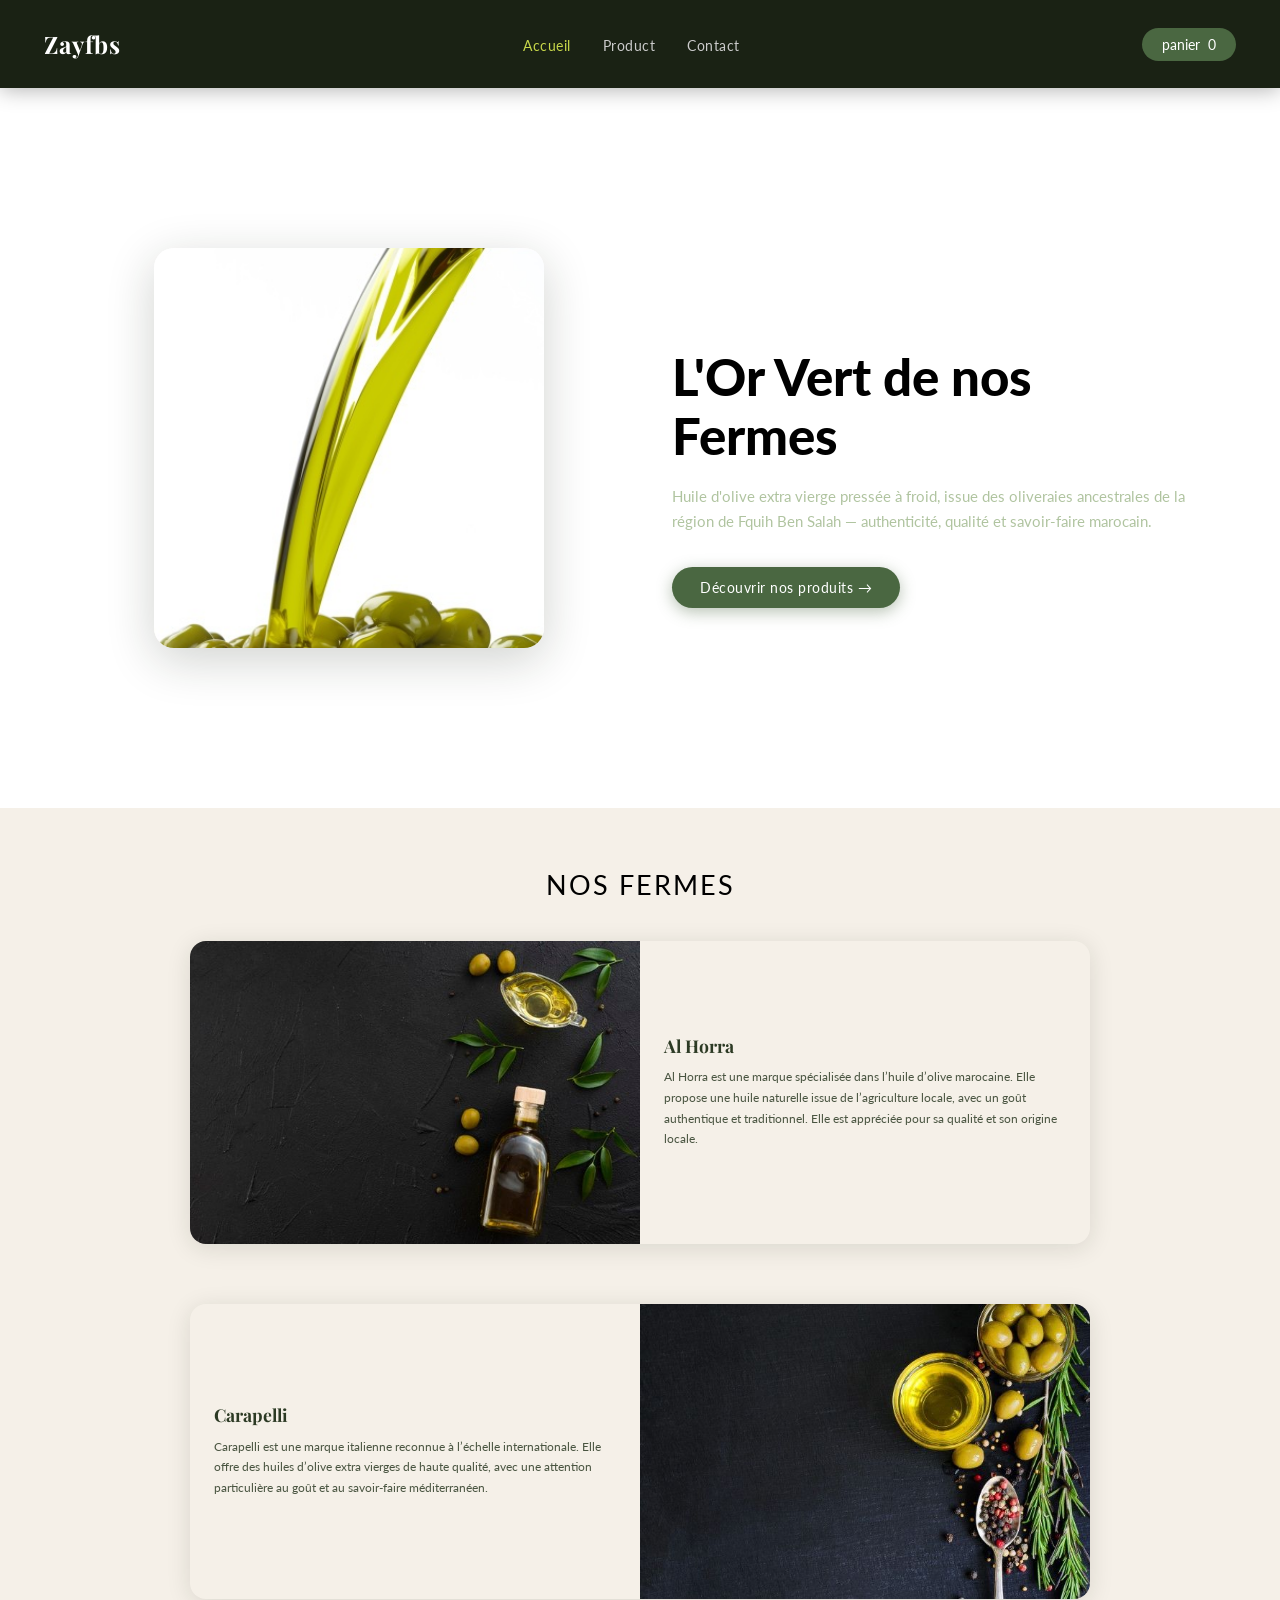
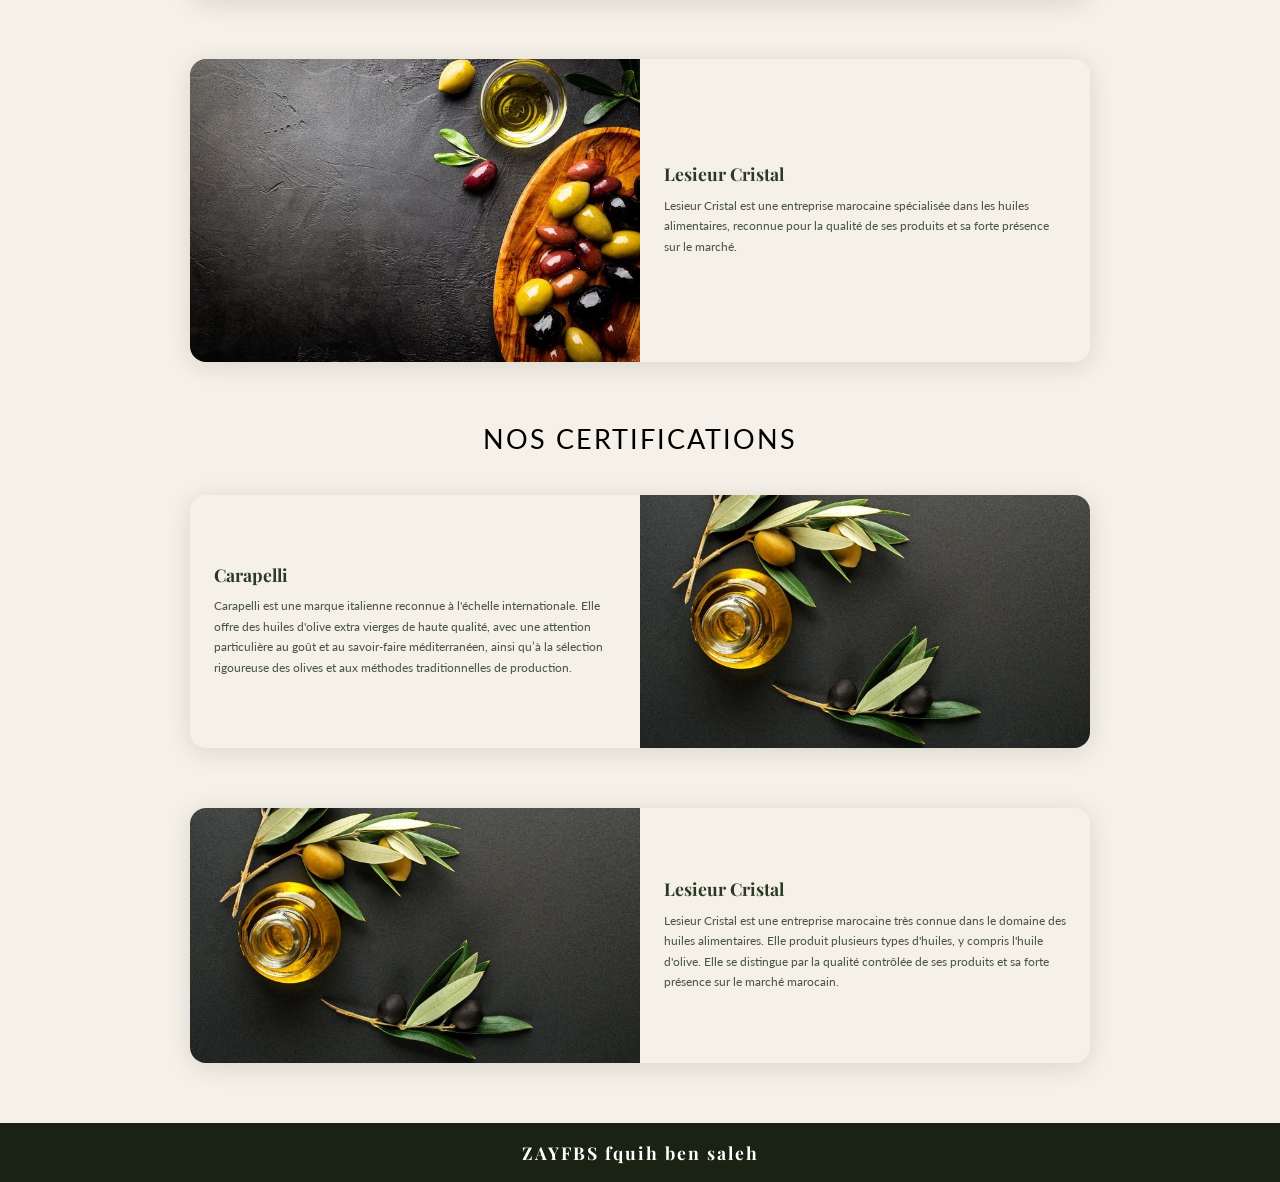
<file: index.html>
<!DOCTYPE html>
<html lang="fr">
<head>
  <meta charset="UTF-8">
  <meta name="viewport" content="width=device-width, initial-scale=1.0">
  <title>Zayfbs — Accueil</title>
  <link href="https://fonts.googleapis.com/css2?family=Playfair+Display:wght@400;700;900&family=Lato:wght@300;400;700&display=swap" rel="stylesheet">
  <link rel="stylesheet" href="style.css">
</head>
<body>

<!-- NAV -->
<nav>
  <a class="nav-logo" href="index.html">Zayfbs</a>
  <ul class="nav-links">
    <li><a href="index.html" class="active">Accueil</a></li>
    <li><a href="produit.html">Product</a></li>
    <li><a href="contact.html">Contact</a></li>
  </ul>
  <button class="nav-cart" onclick="openCart()">
    panier <span class="cart-badge" id="cartBadge">0</span>
  </button>
</nav>

<!-- HERO -->
<section class="hero">
  <div class="hero-inner">
    <div class="hero-img-stack">
      <img src="img/hero.jpg" alt="Olives" />
    </div>
    <div class="hero-text">
      <h1 class="hero-title"><br><span>L'Or Vert de nos Fermes</span></h1>
      <p class="hero-desc">Huile d'olive extra vierge pressée à froid, issue des oliveraies ancestrales de la région de Fquih Ben Salah — authenticité, qualité et savoir-faire marocain.</p>
      <a class="btn-primary" href="produit.html">Découvrir nos produits →</a>
    </div>
  </div>
</section>

<!-- NOS FERMES -->
<p class="section-label">NOS FERMES</p>

<div class="cert-card">
  <div>
  <img class="cert-img" src="img/1.jpg" alt="Lesieur Cristal" />
  </div>
  <div class="cert-body">
    <h2 class="cert-title"> Al Horra</h2>
    <p class="cert-desc">Al Horra est une marque spécialisée dans l’huile d’olive marocaine. Elle propose une huile naturelle issue de l’agriculture locale, avec un goût authentique et traditionnel. Elle est appréciée pour sa qualité et son origine locale.</p>
  </div>
</div>

<div class="certs-grid">
  <div class="cert-body">
    <h2 class="cert-title">Carapelli</h2>
    <p class="cert-desc">Carapelli est une marque italienne reconnue à l’échelle internationale. Elle offre des huiles d’olive extra vierges de haute qualité, avec une attention particulière au goût et au savoir-faire méditerranéen.</p>
  </div>
  <img class="cert-img" src="img/2.jpg" alt="Carapelli" />
</div>

<div class="cert-card">
  <div>
  <img class="cert-img" src="img/3.jpg" alt="Lesieur Cristal" />
  </div>
  <div class="cert-body">
    <h2 class="cert-title"> Lesieur Cristal</h2>
    <p class="cert-desc">Lesieur Cristal est une entreprise marocaine spécialisée dans les huiles alimentaires, reconnue pour la qualité de ses produits et sa forte présence sur le marché.</p>
  </div>
</div>

<!-- NOS CERTIFICATIONS -->
<p class="section-label">NOS CERTIFICATIONS</p>

<div class="certs-grid">
  <div class="cert-body">
    <h2 class="cert-title">Carapelli</h2>
    <p class="cert-desc">Carapelli est une marque italienne reconnue à l'échelle internationale. Elle offre des huiles d'olive extra vierges de haute qualité, avec une attention particulière au goût et au savoir-faire méditerranéen, ainsi qu’à la sélection rigoureuse des olives et aux méthodes traditionnelles de production.</p>
  </div>
  <img class="cert-img" src="img/4.jpg" alt="Carapelli" />
</div>

<div class="cert-card">
  <div>
  <img class="cert-img" src="img/4.jpg" alt="Lesieur Cristal" />
  </div>
  <div class="cert-body">
    <h2 class="cert-title">Lesieur Cristal</h2>
    <p class="cert-desc">Lesieur Cristal est une entreprise marocaine très connue dans le domaine des huiles alimentaires. Elle produit plusieurs types d'huiles, y compris l'huile d'olive. Elle se distingue par la qualité contrôlée de ses produits et sa forte présence sur le marché marocain.</p>
  </div>
</div>



<div class="footer-bar">ZAYFBS fquih ben saleh</div>

<!-- CART MODAL -->
<div class="modal-overlay" id="cartOverlay">
  <div class="cart-modal">
    <div class="cart-header">
      <h2>Panier</h2>
      <button class="btn-annuler" onclick="closeCart()">annuler</button>
    </div>
    <div class="cart-items" id="cartItems">
      <div class="cart-empty">Votre panier est vide.</div>
    </div>
    <div class="cart-footer">
      <div class="cart-total">
        <span>Total :</span>
        <span id="cartTotal">0 dh</span>
      </div>
      <button class="btn-commander" onclick="commander()">COMMANDER</button>
             <button class="btn-commander" onclick="commander()">SUPRIMER</button>
    </div>
  </div>
</div>

<!-- TOAST -->
<div class="toast" id="toast"></div>

<script src="script.js"></script>
</body>
</html>
</file>
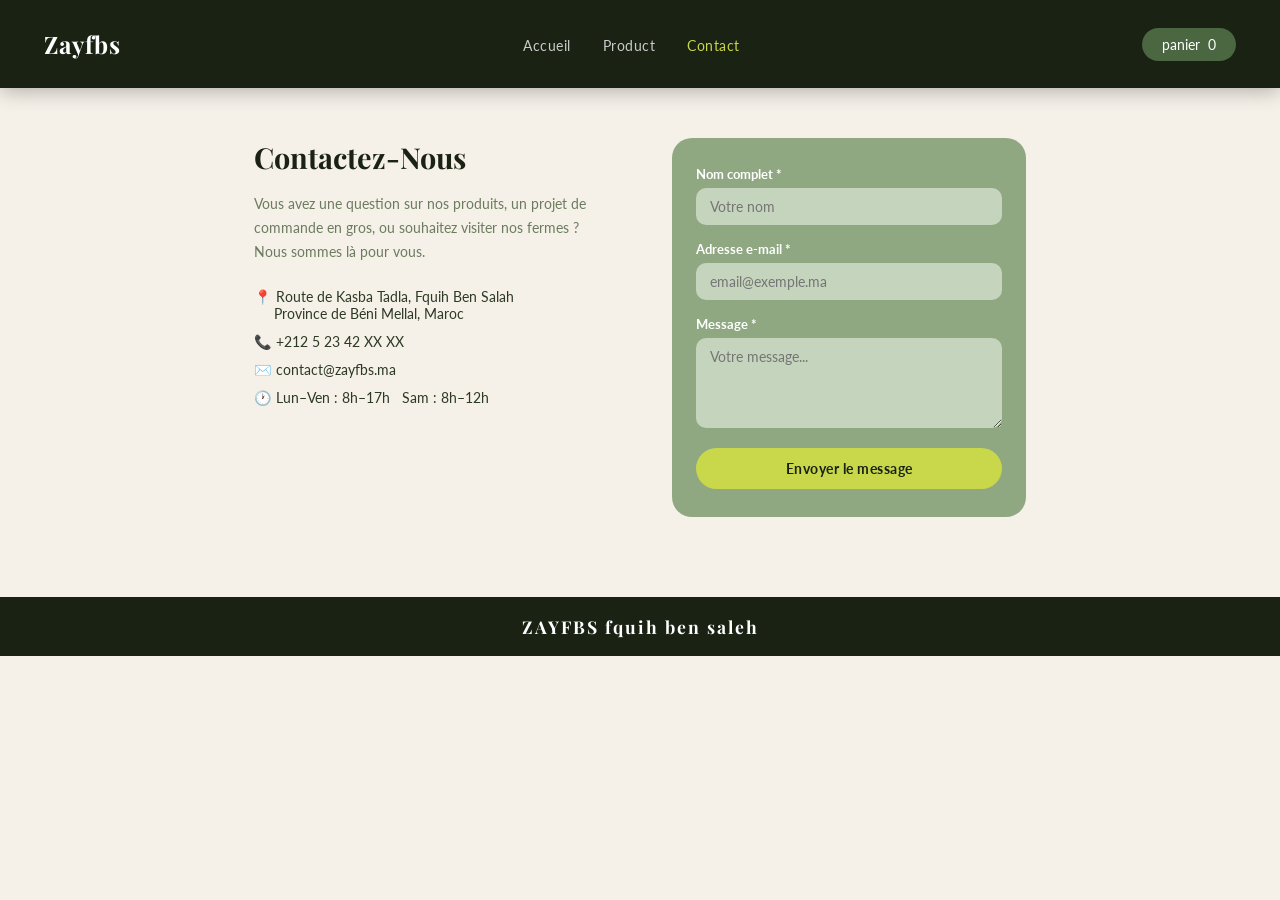
<file: contact.html>
<!DOCTYPE html>
<html lang="fr">
<head>
  <meta charset="UTF-8">
  <meta name="viewport" content="width=device-width, initial-scale=1.0">
  <title>Zayfbs — Contact</title>
  <link href="https://fonts.googleapis.com/css2?family=Playfair+Display:wght@400;700;900&family=Lato:wght@300;400;700&display=swap" rel="stylesheet">
  <link rel="stylesheet" href="style.css">
</head>
<body>

<!-- NAV -->
<nav>
  <a class="nav-logo" href="index.html">Zayfbs</a>
  <ul class="nav-links">
    <li><a href="index.html">Accueil</a></li>
    <li><a href="produit.html">Product</a></li>
    <li><a href="contact.html" class="active">Contact</a></li>
  </ul>
  <button class="nav-cart" onclick="openCart()">
    panier <span class="cart-badge" id="cartBadge">0</span>
  </button>
</nav>

<!-- CONTACT PAGE -->
<div class="contact-page">
  <div class="contact-left">
    <h2>Contactez-Nous</h2>
    <p>Vous avez une question sur nos produits, un projet de commande en gros, ou souhaitez visiter nos fermes ? Nous sommes là pour vous.</p>
    <div class="contact-info">
      <span>📍 Route de Kasba Tadla, Fquih Ben Salah<br>&nbsp;&nbsp;&nbsp;&nbsp; Province de Béni Mellal, Maroc</span>
      <span>📞 +212 5 23 42 XX XX</span>
      <span>✉️ contact@zayfbs.ma</span>
      <span>🕐 Lun–Ven : 8h–17h &nbsp; Sam : 8h–12h</span>
    </div>
  </div>
  <form class="contact-form" onsubmit="submitContact(event)">
    <div class="form-group">
      <label>Nom complet *</label>
      <input type="text" id="contactName" placeholder="Votre nom" required />
    </div>
    <div class="form-group">
      <label>Adresse e-mail *</label>
      <input type="email" id="contactEmail" placeholder="email@exemple.ma" required />
    </div>
    <div class="form-group">
      <label>Message *</label>
      <textarea id="contactMsg" placeholder="Votre message..." required></textarea>
    </div>
    <button type="submit" class="btn-send">Envoyer le message</button>
  </form>
</div>

<div class="footer-bar">ZAYFBS fquih ben saleh</div>

<!-- CART MODAL -->
<div class="modal-overlay" id="cartOverlay">
  <div class="cart-modal">
    <div class="cart-header">
      <h2>Panier</h2>
      <button class="btn-annuler" onclick="closeCart()">annuler</button>
    </div>
    <div class="cart-items" id="cartItems">
      <div class="cart-empty">Votre panier est vide.</div>
    </div>
    <div class="cart-footer">
      <div class="cart-total">
        <span>Total :</span>
        <span id="cartTotal">0 dh</span>
      </div>
      <button class="btn-commander" onclick="commander()">COMMANDER</button>
             <button class="btn-commander" onclick="commander()">SUPRIMER</button>
    </div>
  </div>
</div>

<!-- TOAST -->
<div class="toast" id="toast"></div>

<script src="script.js"></script>
</body>
</html>
</file>
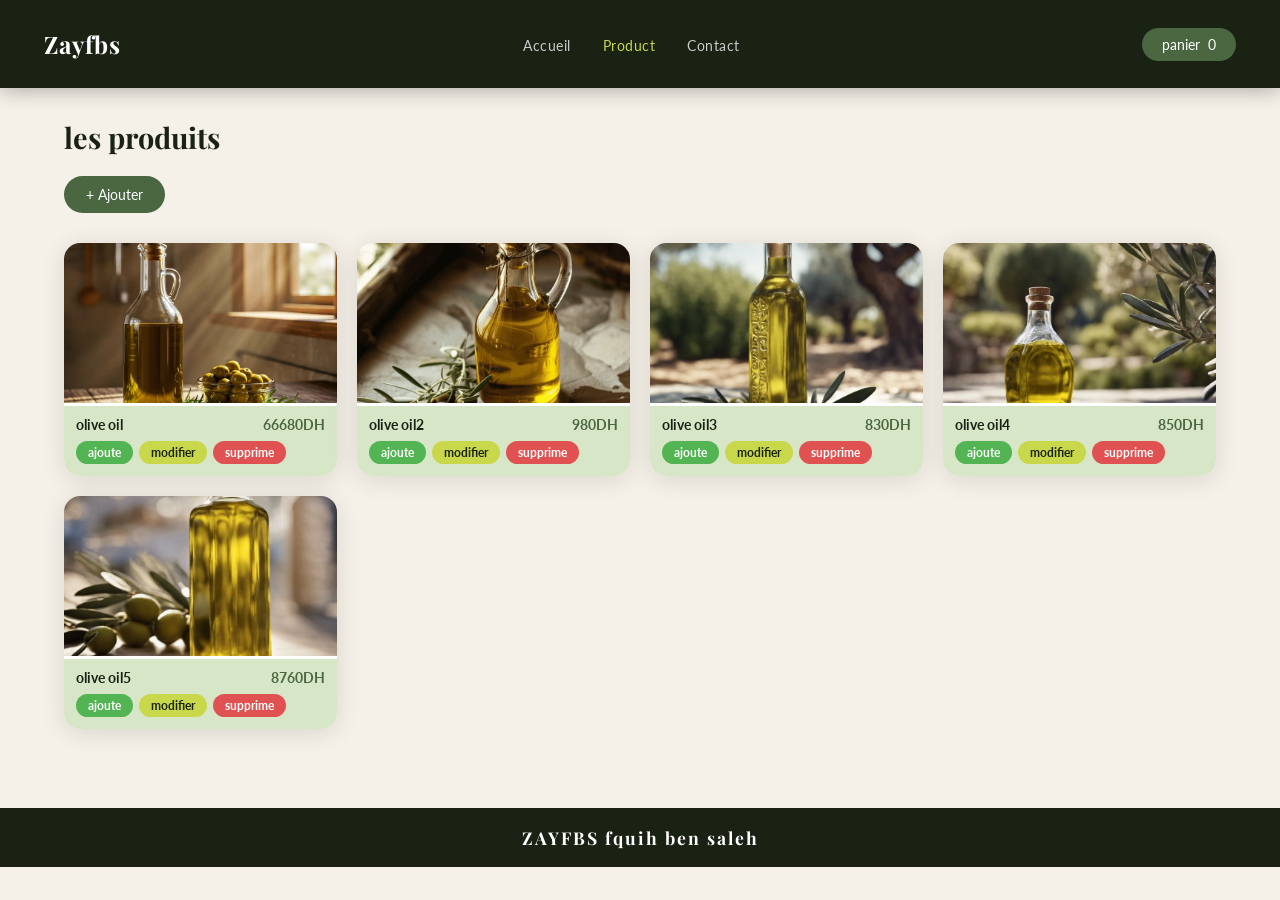
<file: produit.html>
<!DOCTYPE html>
<html lang="fr">
<head>
  <meta charset="UTF-8">
  <meta name="viewport" content="width=device-width, initial-scale=1.0">
  <title>Zayfbs — Produits</title>
  <link href="https://fonts.googleapis.com/css2?family=Playfair+Display:wght@400;700;900&family=Lato:wght@300;400;700&display=swap" rel="stylesheet">
  <link rel="stylesheet" href="style.css">
</head>
<body>

<!-- NAV -->
<nav>
  <a class="nav-logo" href="index.html">Zayfbs</a>
  <ul class="nav-links">
    <li><a href="index.html">Accueil</a></li>
    <li><a href="produit.html" class="active">Product</a></li>
    <li><a href="contact.html">Contact</a></li>
  </ul>
  <button class="nav-cart" onclick="openCart()">
    panier <span class="cart-badge" id="cartBadge">0</span>
  </button>
</nav>

<!-- PRODUCTS PAGE -->
<div class="products-page">
  <div class="page-header">
    <h2 class="page-title">les produits</h2>
    <button class="btn-add" onclick="openProductModal()">+ Ajouter</button>
  </div>
  <div class="products-grid" id="productsGrid"></div>
</div>

<div class="footer-bar">ZAYFBS fquih ben saleh</div>

<!-- CART MODAL -->
<div class="modal-overlay" id="cartOverlay">
  <div class="cart-modal">
    <div class="cart-header">
      <h2>Panier</h2>
      <button class="btn-annuler" onclick="closeCart()">annuler</button>
    </div>
    <div class="cart-items" id="cartItems">
      <div class="cart-empty">Votre panier est vide.</div>
    </div>
    <div class="cart-footer">
      <div class="cart-total">
        <span>Total :</span>
        <span id="cartTotal">0 dh</span>
      </div>
      <button class="btn-commander" onclick="commander()">COMMANDER</button>
        <button class="btn-commander" onclick="commander()">SUPRIMER</button>
    </div>
  </div>
</div>

<!-- PRODUCT ADD/EDIT MODAL -->
<div class="modal-overlay" id="productModalOverlay">
  <div class="product-modal">
    <div class="product-modal-header">
      <h2 id="productModalTitle">Ajouter un produit</h2>
      <button class="btn-close" onclick="closeProductModal()">✕</button>
    </div>
    <div class="product-modal-body">
      <div class="form-group">
        <label>Nom du produit *</label>
        <input type="text" id="pName" placeholder="ex: olive oil premium" />
      </div>
      <div class="form-group">
        <label>Prix (DH) *</label>
        <input type="number" id="pPrice" placeholder="80" min="1" />
      </div>
      <div class="form-group">
        <label>URL de l'image</label>
        <input type="text" id="pImage" placeholder="https://... (laisser vide pour défaut)" />
      </div>
    </div>
    <div class="modal-actions">
      <button class="btn-cancel-modal" onclick="closeProductModal()">Annuler</button>
      <button class="btn-save" onclick="saveProduct()">Enregistrer</button>
    </div>
  </div>
</div>

<!-- CONFIRM DELETE MODAL -->
<div class="modal-overlay" id="confirmOverlay">
  <div class="confirm-modal">
    <h3>Supprimer le produit ?</h3>
    <p>Cette action est irréversible. Êtes-vous sûr de vouloir supprimer ce produit ?</p>
    <div class="confirm-btns">
      <button class="btn-cancel-modal" onclick="closeConfirm()">Annuler</button>
      <button class="btn-delete-confirm" onclick="confirmDelete()">Supprimer</button>
    </div>
  </div>
</div>

<!-- TOAST -->
<div class="toast" id="toast"></div>

<script src="script.js"></script>
<script>
  // Render products on this page
  function renderProducts() {
    const products = getProducts();
    const grid = document.getElementById('productsGrid');
    grid.innerHTML = '';
    products.forEach(p => {
      const card = document.createElement('div');
      card.className = 'product-card';
      card.innerHTML = `
        <img src="${p.image}" alt="${p.name}" onerror="this.src='https://images.unsplash.com/photo-1474979266404-7eaacbcd87c5?w=400&h=300&fit=crop'" />
        <div class="product-info">
          <div class="product-row">
            <span class="product-name">${p.name}</span>
            <span class="product-price">${p.price}DH</span>
          </div>
          <div class="product-actions">
            <button class="btn-sm btn-ajoute" onclick="addToCart(${p.id})">ajoute</button>
            <button class="btn-sm btn-modifier" onclick="openProductModal(${p.id})">modifier</button>
            <button class="btn-sm btn-supprime" onclick="openConfirm(${p.id})">supprime</button>
          </div>
        </div>
      `;
      grid.appendChild(card);
    });
  }

  // Run on page load
  document.addEventListener('DOMContentLoaded', renderProducts);
</script>
</body>
</html>
</file>
<file: style.css>
/* ===== VARIABLES ===== */
:root {
  --dark: #1a2214;
  --olive: #4a6741;
  --olive-light: #7a9e70;
  --olive-pale: #b5c9a8;
  --cream: #f5f0e8;
  --warm: #e8dcc8;
  --accent: #c8d84a;
  --danger: #e05252;
  --success: #52b452;
  --text: #2c3a24;
  --text-muted: #6b7c5e;
  --white: #ffffff;
  --shadow: 0 4px 24px rgba(26,34,20,0.12);
  --shadow-lg: 0 12px 48px rgba(26,34,20,0.2);
}

/* ===== RESET ===== */
* { margin: 0; padding: 0; box-sizing: border-box; }

body {
  font-family: 'Lato', sans-serif;
  background: var(--cream);
  color: var(--text);
  overflow-x: hidden;
}

/* ===== NAV ===== */
nav {
  background: var(--dark);
  display: flex;
  align-items: center;
  justify-content: space-between;
  /* padding: 0 5vw; */
  padding: 44px;
  height: 60px;
  position: sticky;
  top: 0;
  z-index: 1000;
  box-shadow: 0 2px 20px rgba(0,0,0,0.3);
}

.nav-logo {
  font-family: 'Playfair Display', serif;
  font-weight: 700;
  font-size: 1.5rem;
  color: var(--white);
  letter-spacing: 1px;
  text-decoration: none;
}

.nav-links {
  display: flex;
  gap: 2rem;
  list-style: none;
}

.nav-links a {
  color: #ccc;
  text-decoration: none;
  font-size: 0.9rem;
  letter-spacing: 0.5px;
  transition: color 0.2s;
}

.nav-links a:hover,
.nav-links a.active { color: var(--accent); }

.nav-cart {
  background: var(--olive);
  color: white;
  border: none;
  padding: 8px 20px;
  border-radius: 25px;
  font-family: 'Lato', sans-serif;
  font-size: 0.9rem;
  cursor: pointer;
  transition: background 0.2s, transform 0.1s;
  display: flex;
  align-items: center;
  gap: 8px;
}

.nav-cart:hover { background: var(--olive-light); transform: scale(1.03); }



/* ===== FOOTER BAR ===== */
.footer-bar {
  background: var(--dark);
  color: white;
  text-align: center;
  padding: 18px;
  font-family: 'Playfair Display', serif;
  font-size: 1.1rem;
  letter-spacing: 2px;
  font-weight: 700;
}

/* ===== SECTION LABEL ===== */
.section-label {
  text-align: center;
  font-size: 1.7rem;
  letter-spacing: 2px;
  text-transform: uppercase;
  color: var(--text-muted);
  margin: 60px 0 40px;
  color: black;
}

/* ===== BUTTONS ===== */
.btn-primary {
  background: var(--olive);
  color: white;
  border: none;
  padding: 12px 28px;
  border-radius: 30px;
  font-size: 0.9rem;
  font-family: 'Lato', sans-serif;
  letter-spacing: 0.5px;
  cursor: pointer;
  transition: background 0.2s, transform 0.1s, box-shadow 0.2s;
  box-shadow: 0 4px 16px rgba(74,103,65,0.4);
  text-decoration: none;
  display: inline-block;
}

.btn-primary:hover { background: var(--olive-light); transform: translateY(-2px); box-shadow: 0 8px 24px rgba(74,103,65,0.5); }

/* ===== HERO (index only) ===== */
.hero {
background-color: white;
  min-height: 80vh;
  display: flex;
  align-items: center;
  justify-content: center;
  position: relative;
  overflow: hidden;
  padding: 99px 5vw;
}

.hero::before {
  content: '';
  position: absolute;
  inset: 0;
margin-top: 10%;
background-color: white;
}

.hero-inner {
  display: grid;
  grid-template-columns: 1fr 1fr;
  gap: 4rem;
  align-items: center;
  max-width: 1100px;
  width: 100%;
  position: relative;
  z-index: 1;
}

.hero-img-stack img {
  width: 390px;
  height: 400px;
  object-fit: cover;
  border-radius: 20px;
  box-shadow: var(--shadow-lg);
}

.hero-img-stack {
  display: flex;
  justify-content: center;
}

.hero-text { color: black; }



.hero-title {

  font-size: clamp(2rem, 5vw, 3.2rem);
  font-weight: 900;
  line-height: 1.15;
  margin-bottom: 1.2rem;
}

.hero-title span { color: black }

.hero-desc {
  font-size: 0.95rem;
  line-height: 1.7;
  color: #b0c4a0;
  margin-bottom: 2rem;
}

/* ===== FERMES (index only) ===== */
.ferme-card {
  display: grid;
  grid-template-columns: 1fr 1fr;
  gap: 0;
  max-width: 900px;
  margin: 0 auto 32px;
  border-radius: 16px;
  overflow: hidden;
  box-shadow: var(--shadow);
  background: var(--white);
  transition: transform 0.25s, box-shadow 0.25s;
}

.ferme-card:hover { transform: translateY(-4px); box-shadow: var(--shadow-lg); }

.ferme-card.reverse { direction: rtl; }
.ferme-card.reverse > * { direction: ltr; }

.ferme-img {
  width: 100%;
  height: 220px;
  object-fit: cover;
}

.ferme-body {
  padding: 2rem;
  display: flex;
  flex-direction: column;
  justify-content: center;
}

.ferme-name {
  font-family: 'Playfair Display', serif;
  font-size: 1.8rem;
  font-weight: 700;
  color: var(--dark);
  margin-bottom: 0.75rem;

}

.ferme-desc {
  font-size: 0.88rem;
  line-height: 1.7;
  color: var(--text-muted);
}

/* ===== CERTIFICATIONS (index only) ===== */
.certs-grid {
  max-width: 900px;
  margin: 0 auto 60px;
  display: grid;
  grid-template-columns: 1fr 1fr;
  gap: 0;
  border-radius: 16px;
  overflow: hidden;
  box-shadow: var(--shadow);
}

.cert-card {
  max-width: 900px;
  margin: 0 auto 60px;
  display: grid;
  grid-template-columns: 1fr 1fr;
  gap: 0;
  border-radius: 16px;
  overflow: hidden;
  box-shadow: var(--shadow);
}

.cert-img {
  width: 100%;
  height: 100%;
  object-fit: cover;
  min-height: 180px;
}

.cert-body {
  padding: 1.5rem;
  display: flex;
  flex-direction: column;
  justify-content: center;
}

.cert-title {
  font-family: 'Playfair Display', serif;
  font-size: 1.1rem;
  font-weight: 700;
  margin-bottom: 0.6rem;
  line-height: 1.3;
}

.cert-desc {
  font-size: 0.78rem;
  line-height: 1.65;
  opacity: 0.85;
}

/* ===== PRODUCTS PAGE ===== */
.products-page { padding: 0 5vw 60px; background: var(--cream); min-height: 80vh; }

.page-header {
  
  align-items: center;
  justify-content: space-between;
  padding: 30px 0 20px;
}

.page-title {
  font-family: 'Playfair Display', serif;
  font-size: 1.8rem;
  font-weight: 700;
  padding-bottom: 20px;
  color: var(--dark);
}

.btn-add {
  background: var(--olive);
  color: white;
  border: none;
  padding: 10px 22px;
  border-radius: 25px;
  font-size: 0.88rem;
  font-family: 'Lato', sans-serif;
  cursor: pointer;
  display: flex;
  align-items: center;
  gap: 6px;
  transition: background 0.2s, transform 0.1s;
}

.btn-add:hover { background: var(--olive-light); transform: scale(1.03); }

.products-grid {
  display: grid;
 grid-template-columns: repeat(4, minmax(200px, 1fr));
  gap: 20px;
  margin-top: 10px;
}

.product-card {
  background: white;
  border-radius: 16px;
  overflow: hidden;
  box-shadow: var(--shadow);
  transition: transform 0.25s, box-shadow 0.25s;
}

.product-card:hover { transform: translateY(-5px); box-shadow: var(--shadow-lg); }

.product-card img {
  width: 100%;
  height: 160px;
  object-fit: cover;
}

.product-info {
  background: #d8e6c8;
  padding: 10px 12px 12px;
}

.product-row {
  display: flex;
  justify-content: space-between;
  align-items: center;
  margin-bottom: 8px;
}

.product-name {
  font-family: 'Lato', sans-serif;
  font-size: 0.9rem;
  font-weight: 700;
  color: var(--dark);
}

.product-price {
  font-weight: 700;
  font-size: 0.9rem;
  color: var(--olive);
}

.product-actions { display: flex; gap: 6px; flex-wrap: wrap; }

.btn-sm {
  border: none;
  border-radius: 20px;
  padding: 4px 12px;
  font-size: 0.75rem;
  font-family: 'Lato', sans-serif;
  font-weight: 700;
  cursor: pointer;
  transition: opacity 0.15s, transform 0.1s;
}

.btn-sm:hover { opacity: 0.85; transform: scale(1.05); }
.btn-ajoute { background: var(--success); color: white; }
.btn-modifier { background: var(--accent); color: var(--dark); }
.btn-supprime { background: var(--danger); color: white; }

/* ===== CONTACT PAGE ===== */
.contact-page {
  max-width: 900px;
  margin: 0 auto;
  padding: 50px 5vw 80px;
  display: grid;
  grid-template-columns: 1fr 1fr;
  gap: 4rem;
  align-items: start;
}

.contact-left h2 {
  font-family: 'Playfair Display', serif;
  font-size: 1.8rem;
  font-weight: 700;
  color: var(--dark);
  margin-bottom: 1rem;
}

.contact-left p {
  font-size: 0.88rem;
  line-height: 1.7;
  color: var(--text-muted);
  margin-bottom: 1.5rem;
}

.contact-info { display: flex; flex-direction: column; gap: 0.7rem; }

.contact-info span {
  font-size: 0.88rem;
  color: var(--text);
  display: flex;
  align-items: flex-start;
  gap: 8px;
}

.contact-form {
  background: #8fa882;
  border-radius: 20px;
  padding: 28px 24px;
  display: flex;
  flex-direction: column;
  gap: 16px;
}

.form-group { display: flex; flex-direction: column; gap: 6px; }

.form-group label {
  font-size: 0.82rem;
  font-weight: 700;
  color: white;
}

.form-group input,
.form-group textarea {
  background: #c5d4bc;
  border: none;
  border-radius: 10px;
  padding: 10px 14px;
  font-family: 'Lato', sans-serif;
  font-size: 0.88rem;
  color: var(--dark);
  outline: none;
  transition: background 0.2s, box-shadow 0.2s;
}

.form-group input:focus,
.form-group textarea:focus {
  background: white;
  box-shadow: 0 0 0 2px var(--olive-light);
}

.form-group textarea { resize: vertical; min-height: 90px; }

.btn-send {
  background: var(--accent);
  color: var(--dark);
  border: none;
  padding: 12px;
  border-radius: 30px;
  font-family: 'Lato', sans-serif;
  font-weight: 700;
  font-size: 0.9rem;
  cursor: pointer;
  letter-spacing: 0.5px;
  transition: background 0.2s, transform 0.1s;
  margin-top: 4px;
}

.btn-send:hover { background: #d4e850; transform: translateY(-2px); }

/* ===== CART MODAL ===== */
.modal-overlay {
  display: none;
  position: fixed;
  inset: 0;
  background: rgba(0,0,0,0.6);
  z-index: 2000;
  align-items: flex-start;
  justify-content: center;
  padding: 20px;
}

.modal-overlay.open { display: flex; }

.cart-modal {
  background: white;
  width: 100%;
  max-width: 420px;
  min-height: 500px;
  border-radius: 20px;
  overflow: hidden;
  box-shadow: 0 20px 60px rgba(0,0,0,0.35);
  display: flex;
  flex-direction: column;
  margin-top: 50px;
  animation: slideDown 0.3s ease;
}

@keyframes slideDown {
  from { opacity: 0; transform: translateY(-30px); }
  to { opacity: 1; transform: translateY(0); }
}

@keyframes fadeIn {
  from { opacity: 0; transform: translateY(12px); }
  to { opacity: 1; transform: translateY(0); }
}

.cart-header {
  background: var(--dark);
  color: white;
  padding: 18px 20px;
  display: flex;
  align-items: center;
  justify-content: space-between;
}

.cart-header h2 {
  font-family: 'Playfair Display', serif;
  font-size: 1.4rem;
}

.btn-annuler {
  background: rgba(255,255,255,0.15);
  color: white;
  border: none;
  padding: 7px 18px;
  border-radius: 20px;
  font-size: 0.82rem;
  cursor: pointer;
  transition: background 0.2s;
}

.btn-annuler:hover { background: rgba(255,255,255,0.25); }

.cart-items { flex: 1; padding: 16px 20px; overflow-y: auto; }

.cart-empty {
  text-align: center;
  color: var(--text-muted);
  font-size: 0.9rem;
  padding: 60px 0;
}

.cart-item {
  display: flex;
  align-items: center;
  gap: 12px;
  padding: 12px 0;
  border-bottom: 1px solid #eee;
}

.cart-item img {
  width: 56px;
  height: 56px;
  border-radius: 10px;
  object-fit: cover;
}

.cart-item-info { flex: 1; }
.cart-item-name { font-weight: 700; font-size: 0.9rem; color: var(--dark); }
.cart-item-price { font-size: 0.82rem; color: var(--olive); margin-top: 2px; }

.cart-item-qty { display: flex; align-items: center; gap: 8px; }

.qty-btn {
  background: var(--olive-pale);
  border: none;
  width: 26px;
  height: 26px;
  border-radius: 50%;
  font-size: 1rem;
  font-weight: 700;
  cursor: pointer;
  display: flex;
  align-items: center;
  justify-content: center;
  color: var(--dark);
  transition: background 0.2s;
}

.qty-btn:hover { background: var(--olive-light); color: white; }

.qty-num { font-weight: 700; min-width: 20px; text-align: center; font-size: 0.9rem; }

.cart-footer { padding: 16px 20px; border-top: 2px solid #eee; }

.cart-total {
  display: flex;
  justify-content: space-between;
  align-items: center;
  font-size: 1.1rem;
  font-weight: 700;
  color: var(--dark);
  margin-bottom: 14px;
}

.cart-total span:last-child { color: var(--olive); }

.btn-commander {
  width: 100%;
  background: var(--olive);
  color: white;
  border: none;
  padding: 14px;
  border-radius: 12px;
  font-family: 'Lato', sans-serif;
  font-weight: 700;
  font-size: 0.95rem;
  letter-spacing: 2px;
  cursor: pointer;
  transition: background 0.2s, transform 0.1s;
  margin: 5px;
}

.btn-commander:hover { background: var(--olive-light); transform: translateY(-2px); }

/* ===== PRODUCT MODAL (Add/Edit) ===== */
.product-modal {
  background: white;
  width: 100%;
  max-width: 480px;
  border-radius: 20px;
  overflow: hidden;
  box-shadow: 0 20px 60px rgba(0,0,0,0.35);
  margin-top: 60px;
  animation: slideDown 0.3s ease;
}

.product-modal-header {
  background: var(--olive);
  color: white;
  padding: 18px 24px;
  display: flex;
  align-items: center;
  justify-content: space-between;
}

.product-modal-header h2 {
  font-family: 'Playfair Display', serif;
  font-size: 1.3rem;
}

.btn-close {
  background: rgba(255,255,255,0.2);
  border: none;
  color: white;
  width: 32px;
  height: 32px;
  border-radius: 50%;
  font-size: 1.1rem;
  cursor: pointer;
  display: flex;
  align-items: center;
  justify-content: center;
  transition: background 0.2s;
}

.btn-close:hover { background: rgba(255,255,255,0.35); }

.product-modal-body { padding: 24px; display: flex; flex-direction: column; gap: 16px; }
.product-modal-body .form-group label { color: var(--text); }
.product-modal-body .form-group input { background: var(--cream); border: 1px solid #ddd; }
.product-modal-body .form-group input:focus { background: white; }

.modal-actions { display: flex; gap: 10px; justify-content: flex-end; padding: 0 24px 24px; }

.btn-cancel-modal {
  background: #eee;
  border: none;
  padding: 10px 22px;
  border-radius: 20px;
  font-size: 0.88rem;
  cursor: pointer;
  color: var(--text);
  transition: background 0.2s;
}

.btn-cancel-modal:hover { background: #ddd; }

.btn-save {
  background: var(--olive);
  color: white;
  border: none;
  padding: 10px 24px;
  border-radius: 20px;
  font-size: 0.88rem;
  font-family: 'Lato', sans-serif;
  font-weight: 700;
  cursor: pointer;
  transition: background 0.2s;
}

.btn-save:hover { background: var(--olive-light); }

/* ===== CONFIRM DELETE MODAL ===== */
.confirm-modal {
  background: white;
  width: 100%;
  max-width: 360px;
  border-radius: 16px;
  padding: 32px 28px;
  text-align: center;
  margin-top: 120px;
  animation: slideDown 0.25s ease;
}

.confirm-modal h3 {
  font-family: 'Playfair Display', serif;
  font-size: 1.3rem;
  color: var(--dark);
  margin-bottom: 0.8rem;
}

.confirm-modal p { font-size: 0.88rem; color: var(--text-muted); margin-bottom: 1.5rem; }

.confirm-btns { display: flex; gap: 12px; justify-content: center; }

.btn-delete-confirm {
  background: var(--danger);
  color: white;
  border: none;
  padding: 10px 24px;
  border-radius: 20px;
  font-family: 'Lato', sans-serif;
  font-weight: 700;
  cursor: pointer;
  transition: background 0.2s;
}

.btn-delete-confirm:hover { background: #c84848; }

/* ===== TOAST ===== */
.toast {
  position: fixed;
  bottom: 24px;
  right: 24px;
  background: var(--dark);
  color: white;
  padding: 12px 22px;
  border-radius: 30px;
  font-size: 0.88rem;
  z-index: 9999;
  box-shadow: var(--shadow-lg);
  opacity: 0;
  transform: translateY(20px);
  transition: opacity 0.3s, transform 0.3s;
  pointer-events: none;
  max-width: 280px;
}

.toast.show { opacity: 1; transform: translateY(0); }
.toast.green { background: var(--olive); }
.toast.red { background: var(--danger); }

/* ===== RESPONSIVE ===== */
@media (max-width: 700px) {
  .hero-inner { grid-template-columns: 1fr; text-align: center; }
  .hero-img-stack { order: -1; }
  .hero-img-stack img { width: 200px; height: 220px; }
  .ferme-card { grid-template-columns: 1fr; }
  .ferme-card.reverse { direction: ltr; }
  .ferme-img { height: 180px; }
  .certs-grid { grid-template-columns: 1fr; }
  .cert-card { grid-template-columns: 1fr; }
  .cert-img { height: 160px; }
  .contact-page { grid-template-columns: 1fr; gap: 2rem; }
  .products-grid { grid-template-columns: repeat(2, 1fr); }
  .nav-links { display: none; }
}

@media (max-width: 450px) {
  .products-grid { grid-template-columns: 1fr; }
  nav { padding: 0 4vw; }
  .nav-logo { font-size: 1.2rem; }
}
</file>
